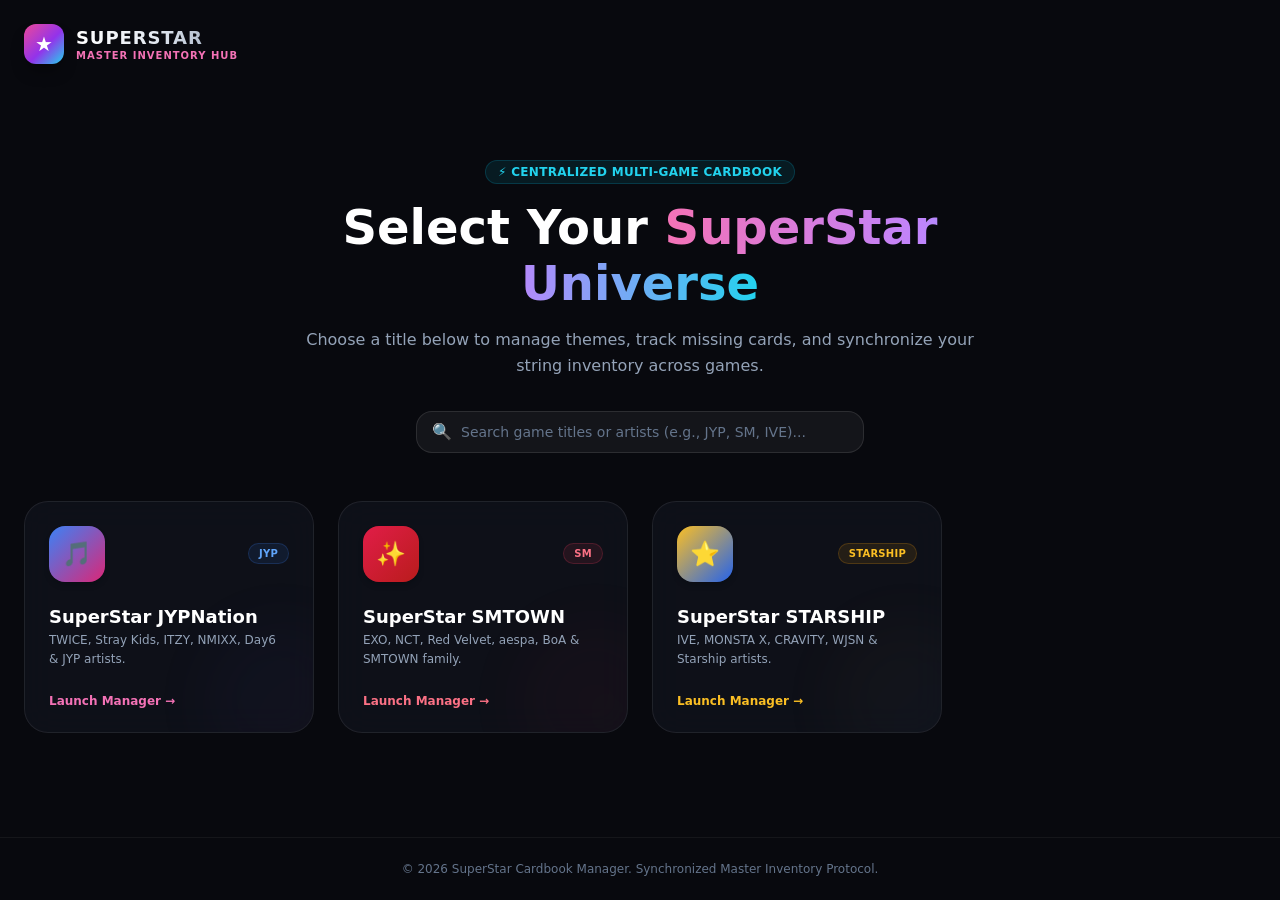
<file: index.html>
<!DOCTYPE html>
<html lang="en">
<head>
    <meta charset="UTF-8">
    <meta name="viewport" content="width=device-width, initial-scale=1.0">
    <title>SuperStar Cardbook Manager - Game Hub</title>
    <link rel="stylesheet" href="styling/index.css">
</head>
<body>

    <!-- Header Navigation -->
    <header class="site-header">
        <div class="brand-lockup">
            <div class="brand-mark">
                ★
            </div>
            <div>
                <span class="brand-name">SUPERSTAR</span>
                <span class="brand-caption">Master Inventory Hub</span>
            </div>
        </div>
    </header>

    <!-- Hero Section -->
    <main class="main-content">
        <div class="intro">
            <div class="eyebrow">
                <span>⚡ Centralized Multi-Game Cardbook</span>
            </div>
            <h1 class="page-title">
                Select Your <span class="title-accent">SuperStar Universe</span>
            </h1>
            <p class="intro-copy">
                Choose a title below to manage themes, track missing cards, and synchronize your string inventory across games.
            </p>

            <!-- Search Bar -->
            <div class="search-wrap">
                <span class="search-icon">🔍</span>
                <input type="text" id="gameSearch" onkeyup="filterGames()" placeholder="Search game titles or artists (e.g., JYP, SM, IVE)..." class="search-input">
            </div>
        </div>

        <!-- Games Grid -->
        <div id="gamesGrid" class="games-grid">

            <!-- SuperStar JYPNation (Official Blue/Pink branding) -->
            <a href="cardbooks/jyp.html" data-name="superstar jypnation jyp twice stray kids itzy nmixx" class="glass-card game-card--jyp">
                <div class="game-glow"></div>
                <div class="game-card-top">
                    <div class="game-icon">
                        🎵
                    </div>
                    <span class="game-tag">JYP</span>
                </div>
                <h3 class="game-title">SuperStar JYPNation</h3>
                <p class="game-description">TWICE, Stray Kids, ITZY, NMIXX, Day6 & JYP artists.</p>
                <div class="game-launch">
                    <span>Launch Manager</span>
                    <span class="game-launch-arrow">→</span>
                </div>
            </a>

            <!-- SuperStar SMTOWN (Official Pink-Red/Silver/Dark branding) -->
            <a href="cardbooks/sm.html" data-name="superstar smtown sm exo nct red velvet aespa" class="glass-card game-card--sm">
                <div class="game-glow"></div>
                <div class="game-card-top">
                    <div class="game-icon">
                        ✨
                    </div>
                    <span class="game-tag">SM</span>
                </div>
                <h3 class="game-title">SuperStar SMTOWN</h3>
                <p class="game-description">EXO, NCT, Red Velvet, aespa, BoA & SMTOWN family.</p>
                <div class="game-launch">
                    <span>Launch Manager</span>
                    <span class="game-launch-arrow">→</span>
                </div>
            </a>

            <!-- SuperStar STARSHIP (Official Orange/Blue Starship branding) -->
            <a href="cardbooks/starship.html" data-name="superstar starship ive monsta x cravity wjsn" class="glass-card game-card--starship">
                <div class="game-glow"></div>
                <div class="game-card-top">
                    <div class="game-icon">
                        ⭐
                    </div>
                    <span class="game-tag">STARSHIP</span>
                </div>
                <h3 class="game-title">SuperStar STARSHIP</h3>
                <p class="game-description">IVE, MONSTA X, CRAVITY, WJSN & Starship artists.</p>
                <div class="game-launch">
                    <span>Launch Manager</span>
                    <span class="game-launch-arrow">→</span>
                </div>
            </a>

            <!-- SuperStar YG (Official Black & Neon Yellow/Blue YG branding) -->
            <!-- <a href="/yg/" data-name="superstar yg blackpink treasure winner akmu" class="glass-card game-card--yg">
                <div class="game-glow"></div>
                <div class="game-card-top">
                    <div class="game-icon">
                        🔥
                    </div>
                    <span class="game-tag">YG</span>
                </div>
                <h3 class="game-title">SuperStar YG</h3>
                <p class="game-description">BLACKPINK, TREASURE, WINNER, AKMU & YG legends.</p>
                <div class="game-launch">
                    <span>Launch Manager</span>
                    <span class="game-launch-arrow">→</span>
                </div>
            </a> -->

        </div>
    </main>

    <!-- Footer -->
    <footer class="page-footer">
        <p>© 2026 SuperStar Cardbook Manager. Synchronized Master Inventory Protocol.</p>
    </footer>

    <!-- Search filter script -->
    <script>
        function filterGames() {
            const input = document.getElementById('gameSearch').value.toLowerCase();
            const cards = document.querySelectorAll('#gamesGrid > a');

            cards.forEach(card => {
                const keywords = card.getAttribute('data-name');
                if (keywords.includes(input)) {
                    card.style.display = "block";
                } else {
                    card.style.display = "none";
                }
            });
        }
    </script>

</body>
</html>
</file>
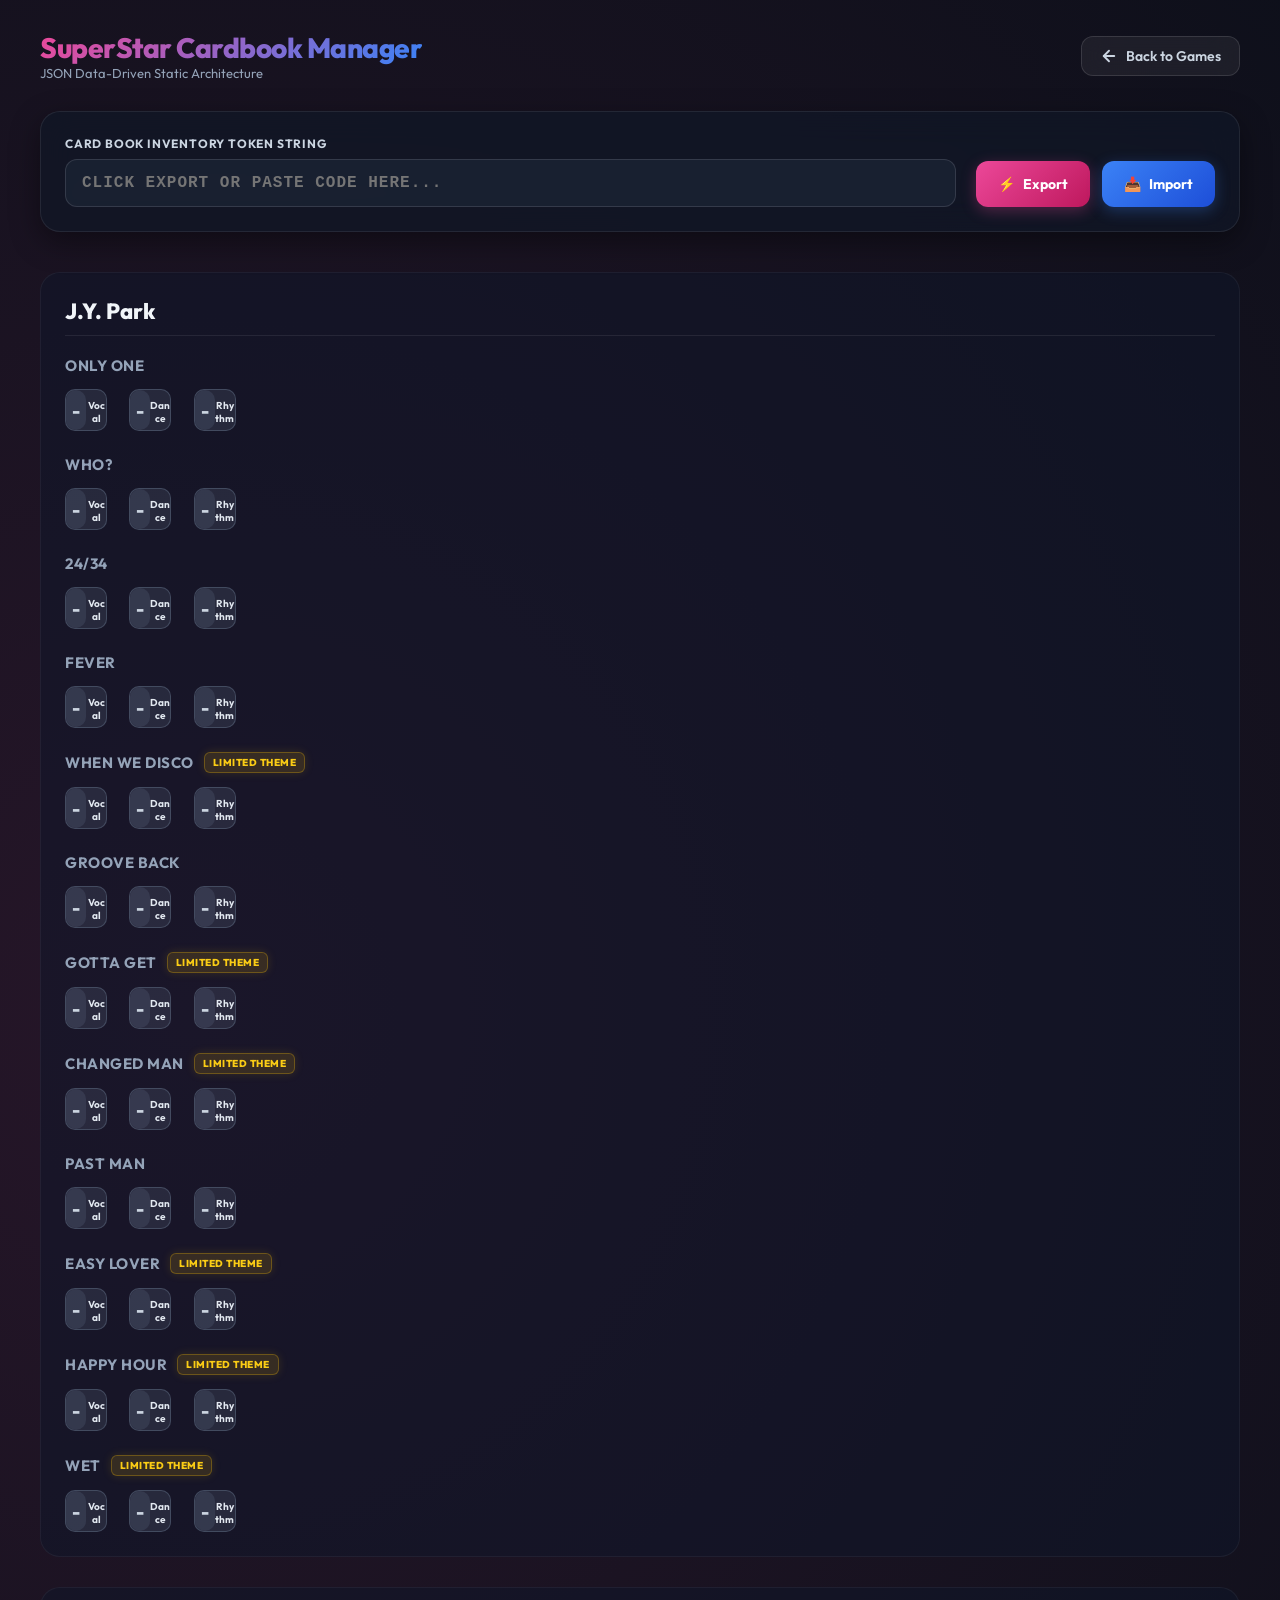
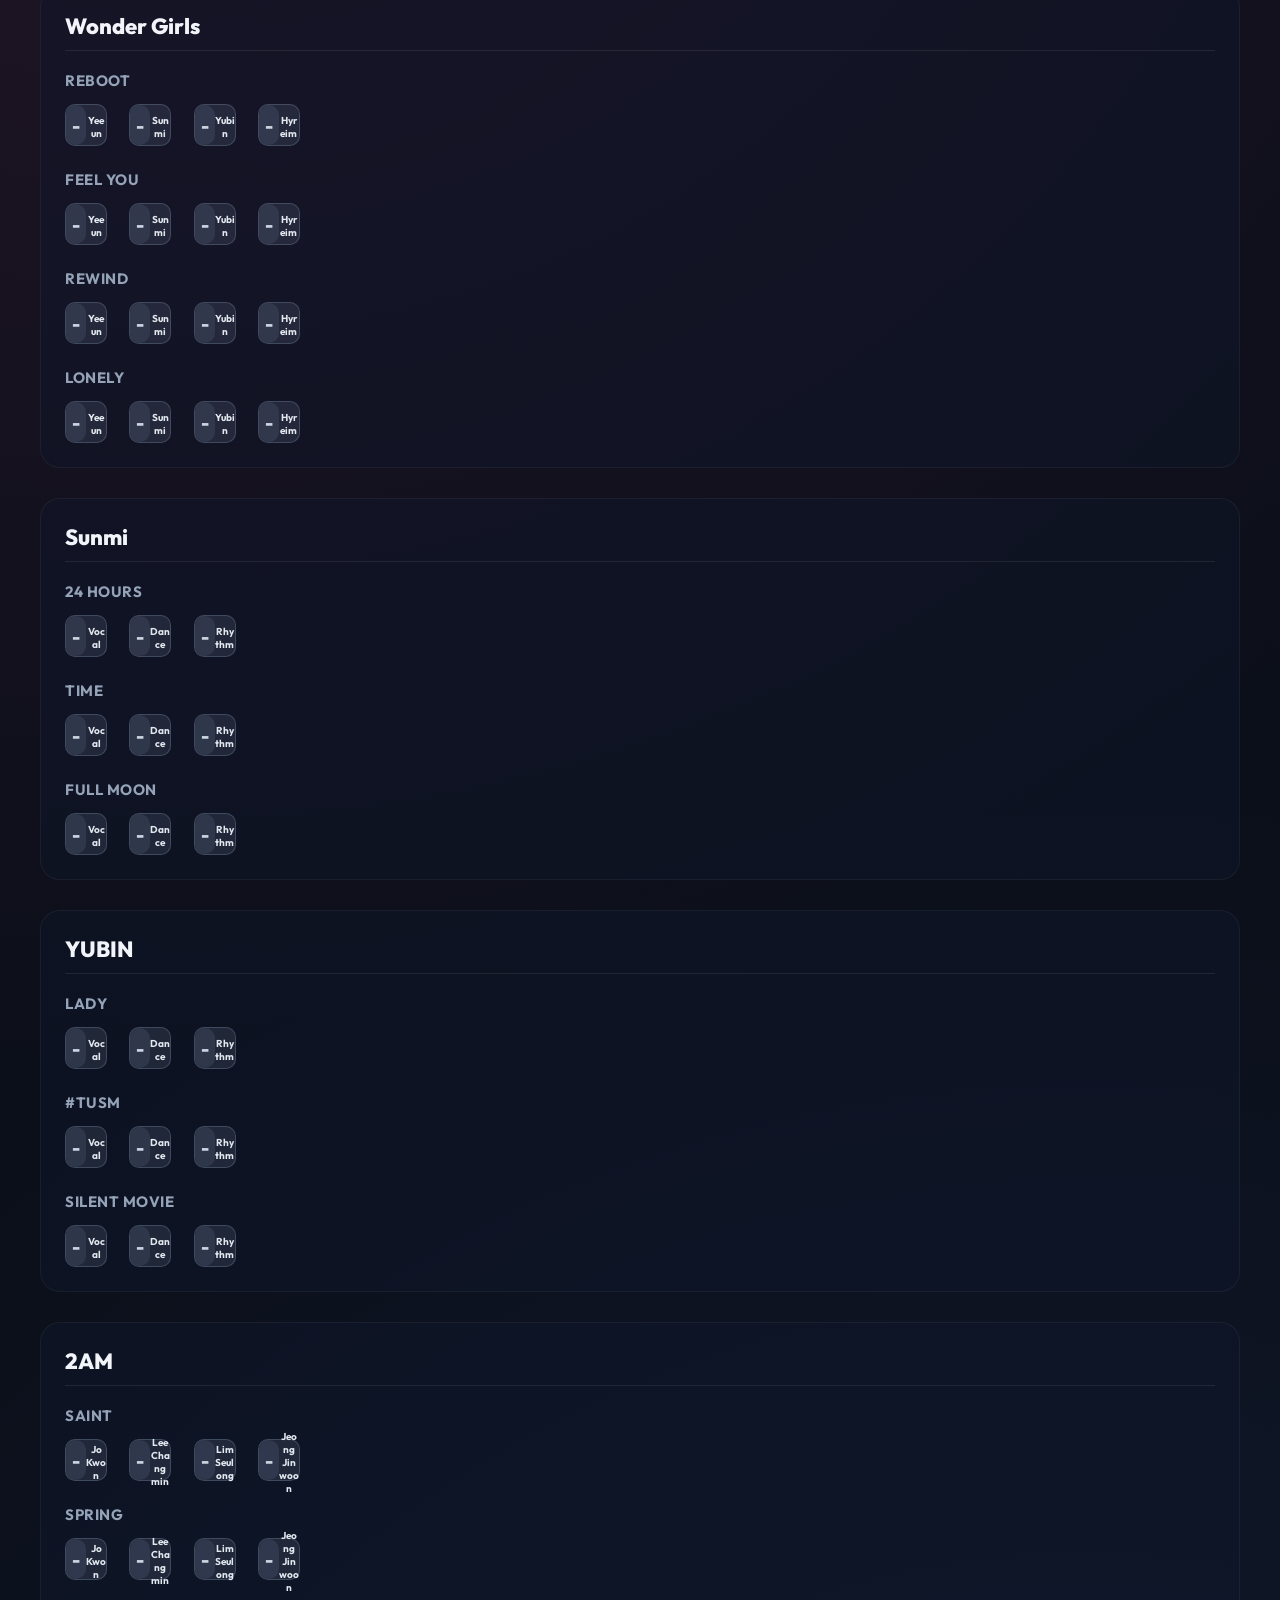
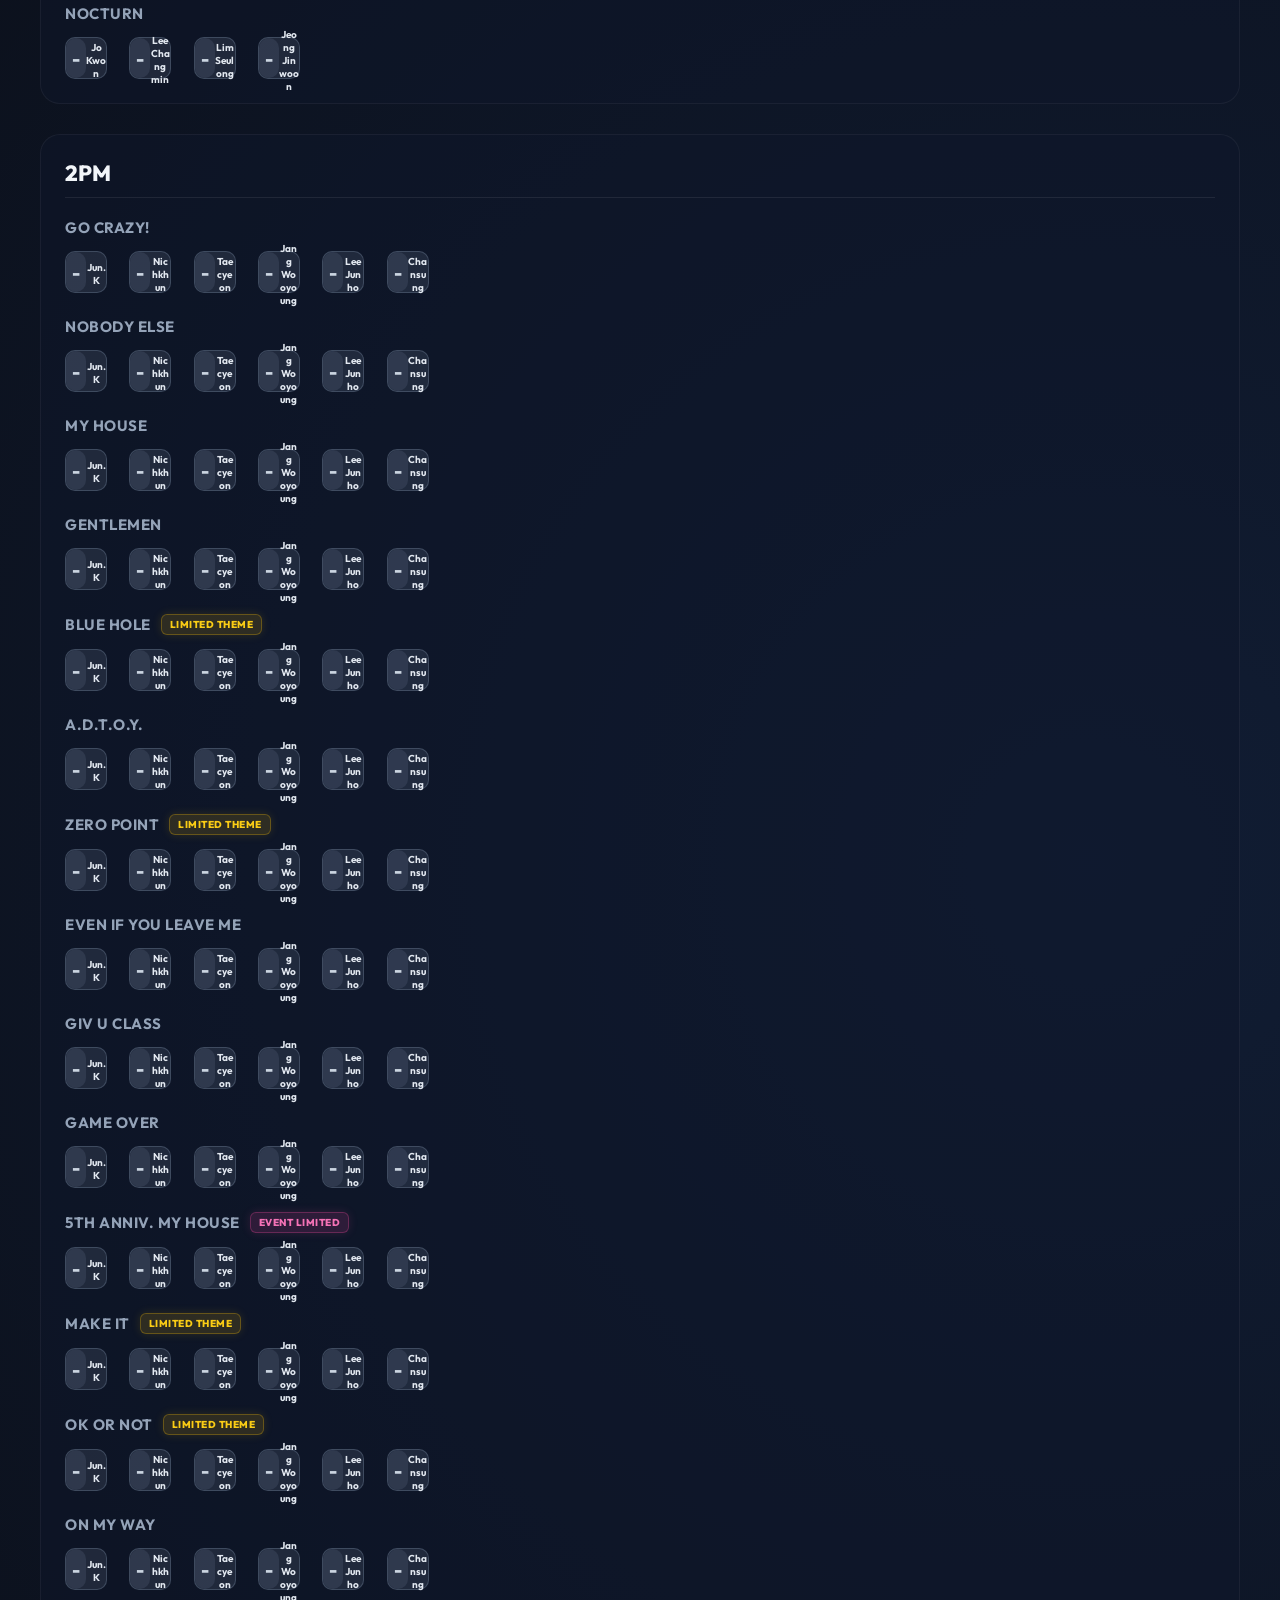
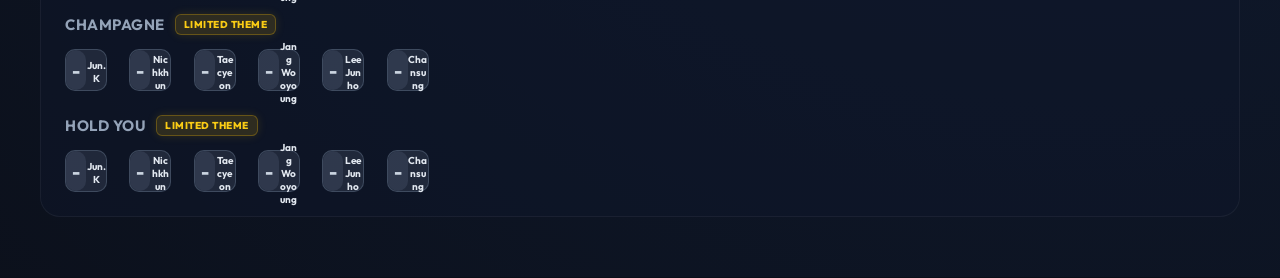
<file: cardbook.html>
<!DOCTYPE html>
<html lang="en">

<head>
    <meta charset="UTF-8">
    <meta name="viewport" content="width=device-width, initial-scale=1.0">
    <title>SuperStar Cardbook Manager (Static JSON Edition)</title>
    <!-- Google Fonts -->
    <link href="https://fonts.googleapis.com/css2?family=Outfit:wght@400;500;600;700;800&display=swap" rel="stylesheet">
    <link rel="stylesheet" href="styling/cardbook.css">
</head>

<body>

    <div class="main-wrapper">

        <!-- Top Navigation -->
        <div class="top-nav">
            <div class="brand-title">
                <h1>SuperStar Cardbook Manager</h1>
                <p>JSON Data-Driven Static Architecture</p>
            </div>
            <a href="index.html" class="back-btn">
                <svg xmlns="http://www.w3.org/2000/svg" width="18" height="18" viewBox="0 0 24 24" fill="none"
                    stroke="currentColor" stroke-width="2.5" stroke-linecap="round" stroke-linejoin="round">
                    <path d="M19 12H5"></path>
                    <polyline points="12 19 5 12 12 5"></polyline>
                </svg>
                <span>Back to Games</span>
            </a>
        </div>

        <!-- Control Panel Dashboard -->
        <div class="control-panel-wrapper">
            <div class="control-row">
                <div class="output-container">
                    <label>Card Book Inventory Token String</label>
                    <input type="text" id="cardStringBox" placeholder="CLICK EXPORT OR PASTE CODE HERE...">
                </div>
                <div class="action-buttons-group">
                    <button class="action-btn activate-btn" onclick="exportCardString()">
                        <span>⚡</span> Export
                    </button>
                    <button class="action-btn import-btn" onclick="importCardString()">
                        <span>📥</span> Import
                    </button>
                </div>
            </div>
        </div>

        <!-- Dynamic Container where cards load from JSON -->
        <div id="cardbook-container"></div>
        <dialog class="grade-picker" id="gradePicker" aria-labelledby="gradePickerTitle">
            <h2 id="gradePickerTitle">Select card grade</h2>
            <div class="grade-options" role="group" aria-label="Card grades">
                <button type="button" class="grade-option grade-x" data-grade="x" aria-label="Grade X"
                    aria-pressed="false" onclick="selectCardGrade('x')">
                    <span class="grade-badge">-</span>
                </button>
                <button type="button" class="grade-option grade-c" data-grade="c" aria-label="Grade C"
                    aria-pressed="false" onclick="selectCardGrade('c')">
                    <span class="grade-badge">C</span>
                </button>
                <button type="button" class="grade-option grade-b" data-grade="b" aria-label="Grade B"
                    aria-pressed="false" onclick="selectCardGrade('b')">
                    <span class="grade-badge">B</span>
                </button>
                <button type="button" class="grade-option grade-a" data-grade="a" aria-label="Grade A"
                    aria-pressed="false" onclick="selectCardGrade('a')">
                    <span class="grade-badge">A</span>
                </button>
                <button type="button" class="grade-option grade-s" data-grade="s" aria-label="Grade S"
                    aria-pressed="false" onclick="selectCardGrade('s')">
                    <span class="grade-badge">S</span>
                </button>
                <button type="button" class="grade-option grade-r" data-grade="r" aria-label="Grade R"
                    aria-pressed="false" onclick="selectCardGrade('r')">
                    <span class="grade-badge">R</span>
                </button>
            </div>
            <button type="button" class="grade-picker-cancel" onclick="closeGradePicker()">Cancel</button>
        </dialog>

    </div>
    <script>
        // Fetch data.
        let cardsData = null;
        let totalGlobalCardsCount = 0;

        document.addEventListener("DOMContentLoaded", async () => {
            try {
                const response = await fetch('./cards.json');
                cardsData = await response.json();
                totalGlobalCardsCount = cardsData.max_id;

                renderCardbook(cardsData.games, "jyp");
                loadSavedInventory();

            } catch (error) {
                console.error("Failed to load cards.json:", error);
            }
        });
    </script>
    <script src="cardbook.js"></script>
</body>

</html>
</file>
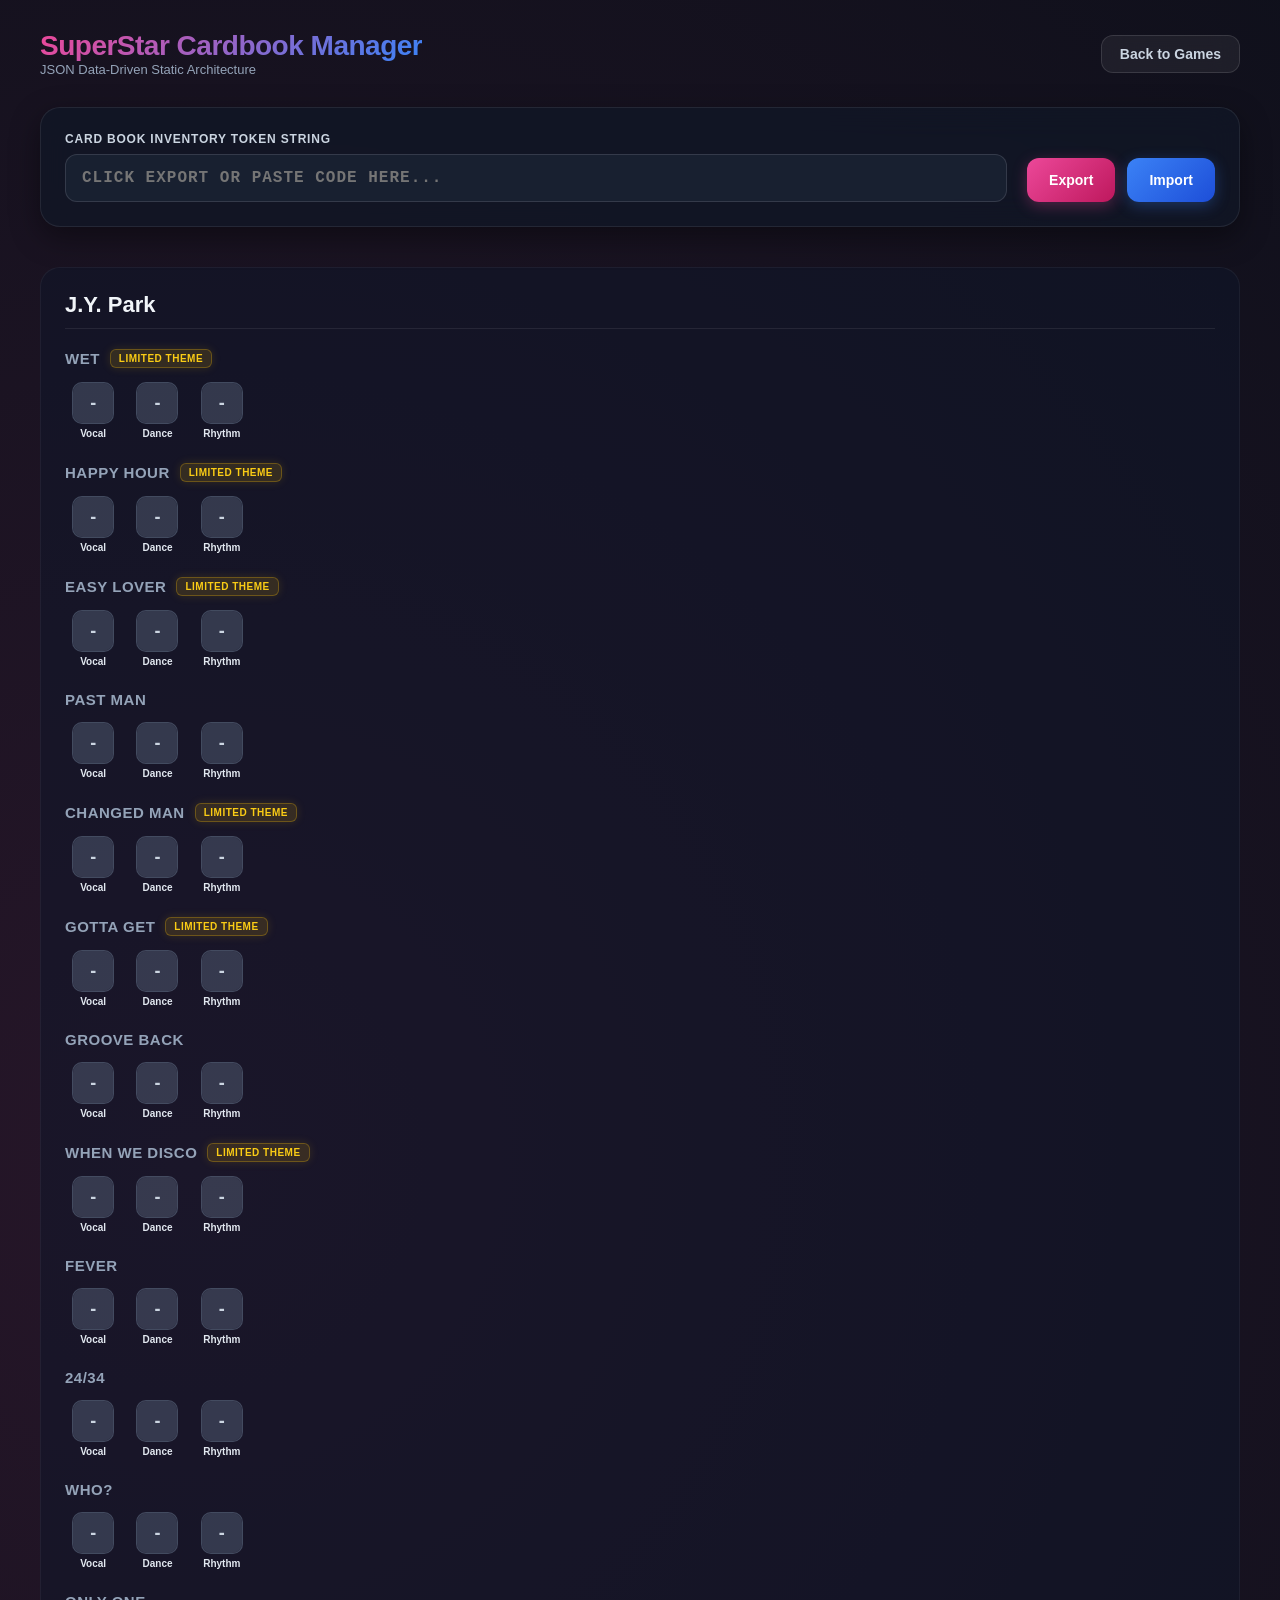
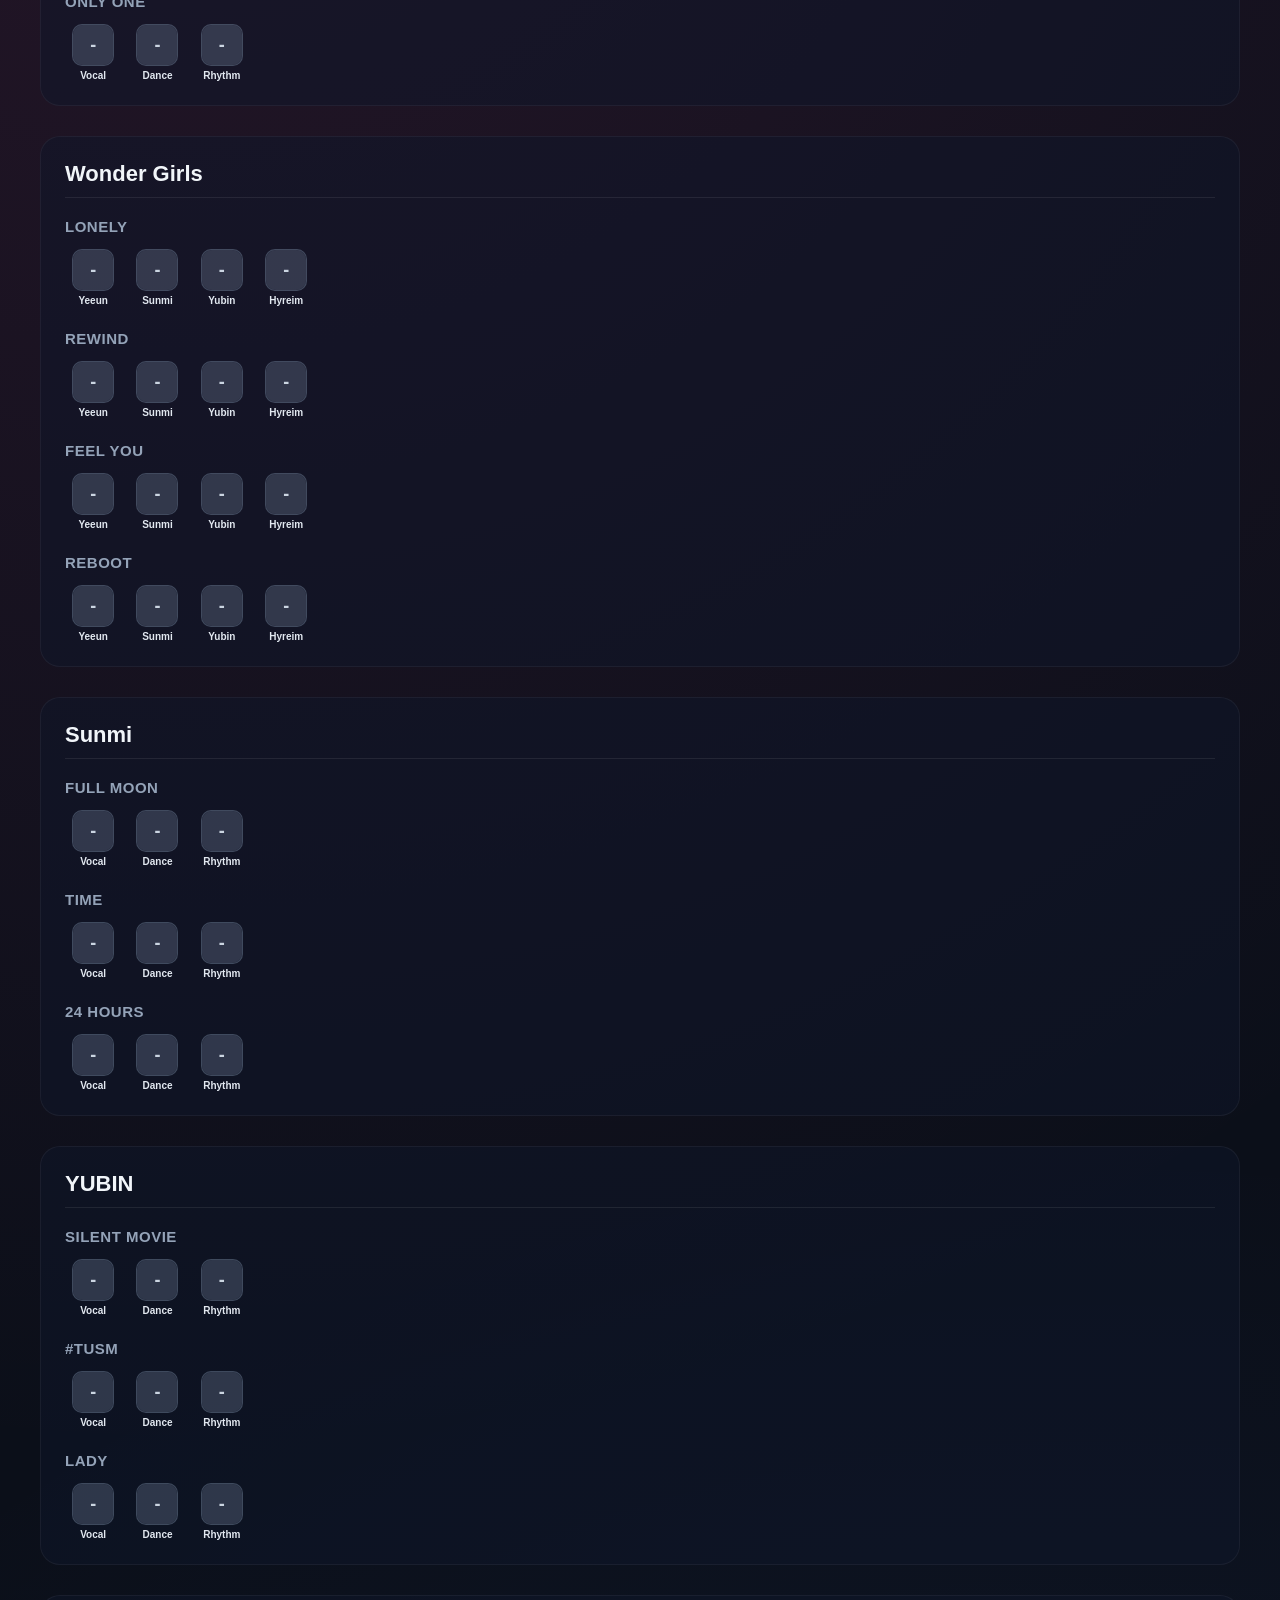
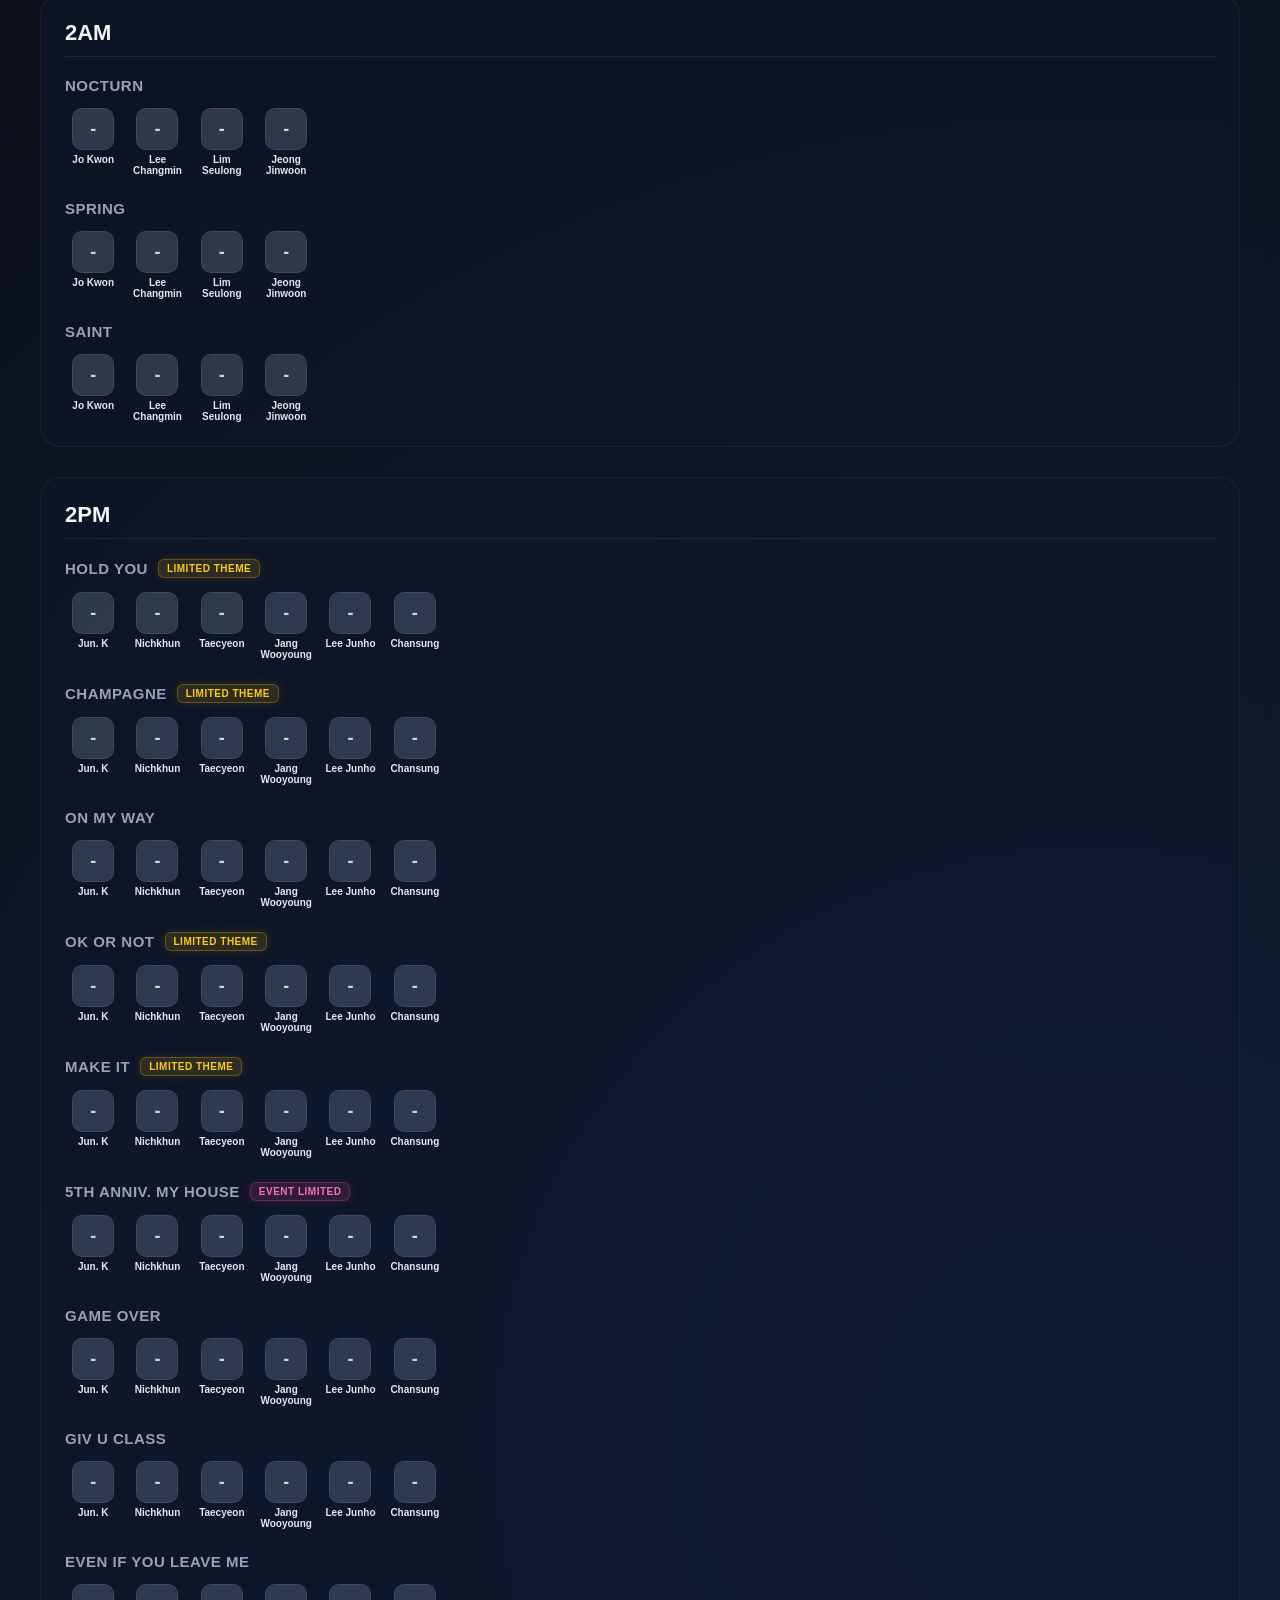
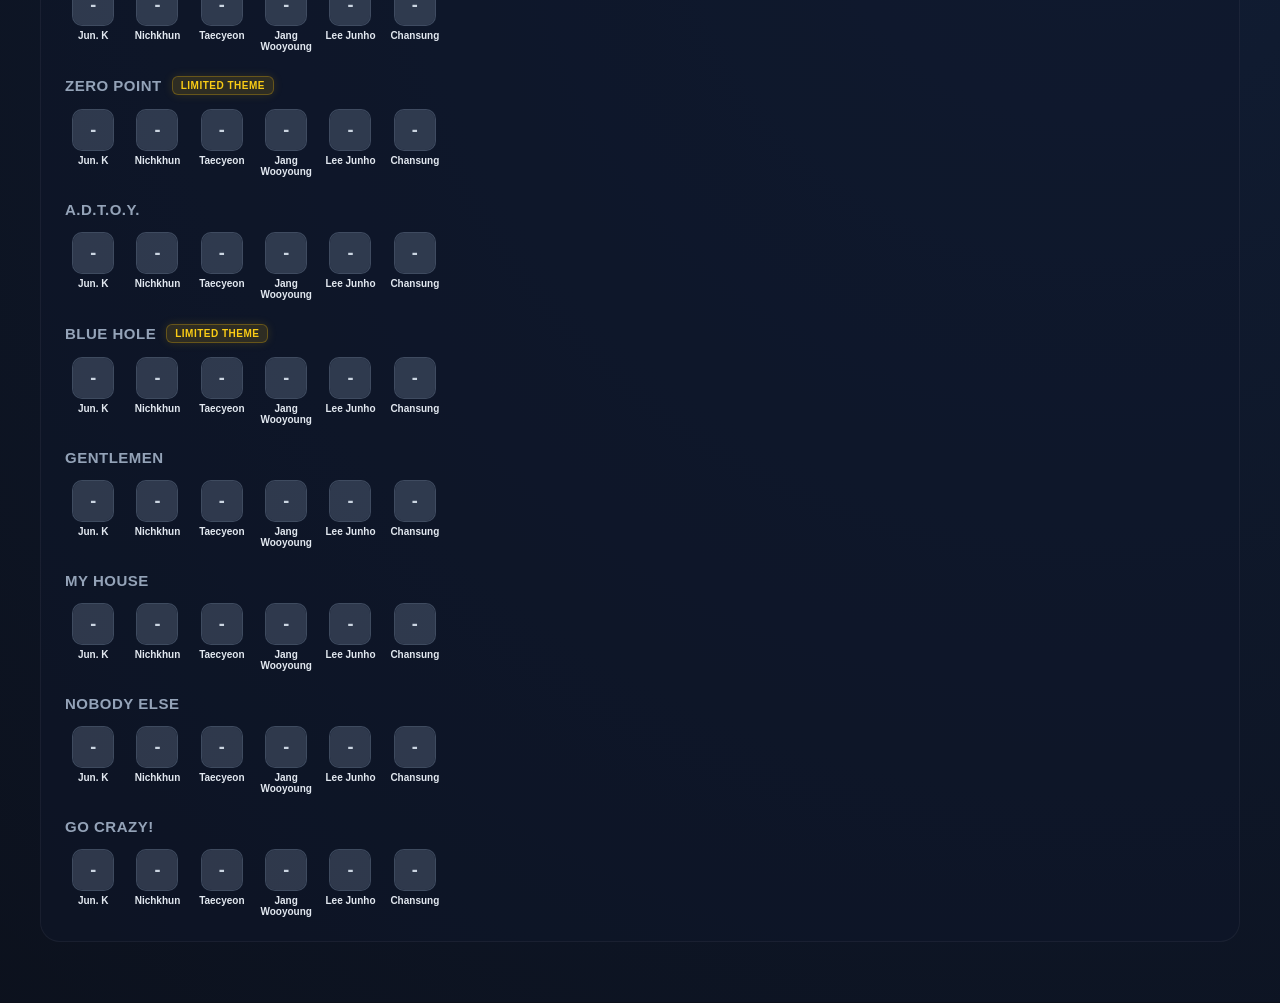
<file: cardbooks/jyp.html>
<!DOCTYPE html>
<html lang="en">

<head>
    <meta charset="UTF-8">
    <meta name="viewport" content="width=device-width, initial-scale=1.0">
    <title>SuperStar Cardbook Manager (Static JSON Edition)</title>
    <link rel="stylesheet" href="../styling/cardbook.css">
</head>

<body>
    <div class="main-wrapper">

        <div class="top-nav">
            <div class="brand-title">
                <h1>SuperStar Cardbook Manager</h1>
                <p>JSON Data-Driven Static Architecture</p>
            </div>
            <a href="../index.html" class="back-btn">
                <span>Back to Games</span>
            </a>
        </div>

        <!-- Control Panel Dashboard -->
        <div class="control-panel-wrapper">
            <div class="control-row">
                <div class="output-container">
                    <label>Card Book Inventory Token String</label>
                    <input type="text" id="cardStringBox" placeholder="CLICK EXPORT OR PASTE CODE HERE...">
                </div>
                <div class="action-buttons-group">
                    <button class="action-btn activate-btn" onclick="exportCardString()">
                        Export
                    </button>
                    <button class="action-btn import-btn" onclick="importCardString()">
                        Import
                    </button>
                </div>
            </div>
        </div>

        <!-- Dynamic Container where cards load from JSON -->
        <div id="cardbook-container"></div>
        <dialog class="grade-picker" id="gradePicker" aria-labelledby="gradePickerTitle">
            <h2 id="gradePickerTitle">Select card grade</h2>
            <div class="grade-options" role="group" aria-label="Card grades">
                <button type="button" class="grade-option grade-x" data-grade="x" aria-label="Grade X"
                    aria-pressed="false" onclick="selectCardGrade('x')">
                    <span class="grade-badge">-</span>
                </button>
                <button type="button" class="grade-option grade-c" data-grade="c" aria-label="Grade C"
                    aria-pressed="false" onclick="selectCardGrade('c')">
                    <span class="grade-badge">C</span>
                </button>
                <button type="button" class="grade-option grade-b" data-grade="b" aria-label="Grade B"
                    aria-pressed="false" onclick="selectCardGrade('b')">
                    <span class="grade-badge">B</span>
                </button>
                <button type="button" class="grade-option grade-a" data-grade="a" aria-label="Grade A"
                    aria-pressed="false" onclick="selectCardGrade('a')">
                    <span class="grade-badge">A</span>
                </button>
                <button type="button" class="grade-option grade-s" data-grade="s" aria-label="Grade S"
                    aria-pressed="false" onclick="selectCardGrade('s')">
                    <span class="grade-badge">S</span>
                </button>
                <button type="button" class="grade-option grade-r" data-grade="r" aria-label="Grade R"
                    aria-pressed="false" onclick="selectCardGrade('r')">
                    <span class="grade-badge">R</span>
                </button>
            </div>
            <button type="button" class="grade-picker-cancel" onclick="closeGradePicker()">Cancel</button>
        </dialog>

    </div>
    <script>
        // Fetch data.
        let cardsData = null;
        let totalGlobalCardsCount = 0;

        document.addEventListener("DOMContentLoaded", async () => {
            try {
                const response = await fetch('../cards.json');
                cardsData = await response.json();
                totalGlobalCardsCount = cardsData.max_id;

                renderCardbook(cardsData.games, "jyp");
                loadSavedInventory();

            } catch (error) {
                console.error("Failed to load cards.json:", error);
            }
        });
    </script>
    <script src="../js/cardbook.js"></script>
</body>

</html>
</file>
<file: styling/index.css>
:root {
    color-scheme: dark;
    font-family: Inter, ui-sans-serif, system-ui, -apple-system, BlinkMacSystemFont, "Segoe UI", sans-serif;
    font-synthesis: none;
    text-rendering: optimizeLegibility;
    --page-bg: #08090e;
    --panel-bg: rgba(17, 19, 29, 0.75);
    --muted: #94a3b8;
    --white: #ffffff;
}

* {
    box-sizing: border-box;
}

body {
    min-height: 100vh;
    margin: 0;
    overflow-x: hidden;
    display: flex;
    flex-direction: column;
    justify-content: space-between;
    background: var(--page-bg);
    color: var(--white);
}

.site-header,
.main-content,
.page-footer {
    position: relative;
    z-index: 1;
    width: 100%;
    max-width: 80rem;
    margin-right: auto;
    margin-left: auto;
    padding-right: 1.5rem;
    padding-left: 1.5rem;
}

.site-header {
    display: flex;
    align-items: center;
    justify-content: space-between;
    padding-top: 1.5rem;
    padding-bottom: 1.5rem;
}

.brand-lockup,
.auth-nav {
    display: flex;
    align-items: center;
    gap: 0.75rem;
}

.brand-mark {
    display: flex;
    width: 2.5rem;
    height: 2.5rem;
    align-items: center;
    justify-content: center;
    border-radius: 0.75rem;
    background: linear-gradient(135deg, #ec4899, #9333ea 55%, #22d3ee);
    box-shadow: 0 10px 15px -3px rgba(0, 0, 0, 0.35);
    font-size: 1.25rem;
    font-weight: 900;
}

.brand-name {
    display: block;
    background: linear-gradient(90deg, #fff, #e2e8f0, #94a3b8);
    background-clip: text;
    color: transparent;
    font-size: 1.125rem;
    font-weight: 900;
    letter-spacing: 0.05em;
}

.brand-caption {
    display: block;
    margin-top: 0.125rem;
    color: #f472b6;
    font-size: 0.625rem;
    font-weight: 700;
    letter-spacing: 0.1em;
    text-transform: uppercase;
}

.auth-link {
    border-radius: 0.75rem;
    padding: 0.5rem 1rem;
    background: linear-gradient(90deg, #db2777, #9333ea);
    box-shadow: 0 10px 15px -3px rgba(219, 39, 119, 0.2);
    color: var(--white);
    font-size: 0.75rem;
    font-weight: 600;
    text-decoration: none;
    transition: opacity 180ms ease;
}

.auth-link:hover {
    opacity: 0.9;
}

.main-content {
    display: flex;
    flex-grow: 1;
    flex-direction: column;
    justify-content: center;
    padding-top: 2rem;
    padding-bottom: 2rem;
}

.intro {
    max-width: 42rem;
    margin: 0 auto 3rem;
    text-align: center;
}

.eyebrow {
    display: inline-flex;
    align-items: center;
    gap: 0.5rem;
    margin-bottom: 1rem;
    border: 1px solid rgba(6, 182, 212, 0.2);
    border-radius: 9999px;
    padding: 0.25rem 0.75rem;
    background: rgba(6, 182, 212, 0.1);
    color: #22d3ee;
    font-size: 0.75rem;
    font-weight: 600;
    letter-spacing: 0.025em;
    text-transform: uppercase;
}

.page-title {
    margin: 0 0 1rem;
    font-size: 3rem;
    font-weight: 900;
    line-height: 1.15;
}

.title-accent {
    background: linear-gradient(90deg, #f472b6, #c084fc, #22d3ee);
    background-clip: text;
    color: transparent;
}

.intro-copy {
    margin: 0 0 2rem;
    color: var(--muted);
    font-size: 1rem;
    line-height: 1.625;
}

.search-wrap {
    position: relative;
    max-width: 28rem;
    margin: 0 auto;
}

.search-icon {
    position: absolute;
    top: 0;
    bottom: 0;
    left: 1rem;
    display: flex;
    align-items: center;
    color: var(--muted);
    pointer-events: none;
}

.search-input {
    width: 100%;
    border: 1px solid rgba(255, 255, 255, 0.1);
    border-radius: 1rem;
    padding: 0.75rem 1rem 0.75rem 2.75rem;
    background: rgba(255, 255, 255, 0.05);
    color: var(--white);
    font: inherit;
    font-size: 0.875rem;
    transition: border-color 180ms ease, box-shadow 180ms ease;
}

.search-input::placeholder {
    color: #64748b;
}

.search-input:focus {
    border-color: #ec4899;
    outline: none;
    box-shadow: 0 0 0 1px #ec4899;
}

.games-grid {
    display: grid;
    grid-template-columns: minmax(0, 1fr);
    gap: 1.5rem;
}

.glass-card {
    position: relative;
    display: block;
    overflow: hidden;
    border: 1px solid rgba(255, 255, 255, 0.08);
    border-radius: 1.5rem;
    padding: 1.5rem;
    background: var(--panel-bg);
    backdrop-filter: blur(16px);
    text-decoration: none;
    transition: transform 300ms ease, border-color 300ms ease, box-shadow 300ms ease;
}

.glass-card:hover {
    transform: translateY(-0.5rem);
    border-color: color-mix(in srgb, var(--accent-strong) 60%, transparent);
    box-shadow: 0 25px 50px -12px var(--accent-shadow);
}

.game-glow {
    position: absolute;
    right: -3rem;
    bottom: -3rem;
    width: 10rem;
    height: 10rem;
    border-radius: 50%;
    background: linear-gradient(135deg, var(--glow-start), var(--glow-end));
    opacity: 0.2;
    filter: blur(32px);
    transition: transform 500ms ease;
}

.glass-card:hover .game-glow {
    transform: scale(1.25);
}

.game-card-top {
    position: relative;
    z-index: 1;
    display: flex;
    align-items: center;
    justify-content: space-between;
    margin-bottom: 1.5rem;
}

.game-icon {
    display: flex;
    width: 3.5rem;
    height: 3.5rem;
    align-items: center;
    justify-content: center;
    border-radius: 1rem;
    background: linear-gradient(135deg, var(--icon-start), var(--icon-end));
    box-shadow: 0 4px 6px -1px rgba(0, 0, 0, 0.2);
    font-size: 1.5rem;
    transition: transform 300ms ease;
}

.glass-card:hover .game-icon {
    transform: scale(1.1);
}

.game-tag {
    border: 1px solid;
    border-radius: 9999px;
    padding: 0.25rem 0.625rem;
    border-color: var(--tag-border);
    background: var(--tag-bg);
    color: var(--tag-color);
    font-size: 0.625rem;
    font-weight: 700;
    letter-spacing: 0.025em;
    text-transform: uppercase;
}

.game-title {
    position: relative;
    z-index: 1;
    margin: 0 0 0.25rem;
    color: var(--white);
    font-size: 1.125rem;
    font-weight: 700;
    transition: color 200ms ease;
}

.game-description {
    position: relative;
    z-index: 1;
    margin: 0 0 1.5rem;
    color: var(--muted);
    font-size: 0.75rem;
    line-height: 1.625;
}

.game-launch {
    position: relative;
    z-index: 1;
    display: flex;
    align-items: center;
    color: var(--accent);
    font-size: 0.75rem;
    font-weight: 600;
    transition: transform 300ms ease;
}

.game-launch-arrow {
    margin-left: 0.25rem;
}

.page-footer {
    margin-top: 2rem;
    border-top: 1px solid rgba(255, 255, 255, 0.05);
    padding-top: 1.5rem;
    padding-bottom: 1.5rem;
    color: #64748b;
    font-size: 0.75rem;
    text-align: center;
}

.page-footer p {
    margin: 0;
}

.game-card--jyp {
    --accent: #f472b6;
    --accent-strong: #ec4899;
    --accent-shadow: rgba(236, 72, 153, 0.15);
    --tag-bg: rgba(59, 130, 246, 0.1);
    --tag-color: #60a5fa;
    --tag-border: rgba(59, 130, 246, 0.2);
    --icon-start: #3b82f6;
    --icon-end: #db2777;
    --glow-start: rgba(37, 99, 235, 0.2);
    --glow-end: rgba(236, 72, 153, 0.2);
}

.game-card--sm {
    --accent: #fb7185;
    --accent-strong: #f43f5e;
    --accent-shadow: rgba(244, 63, 94, 0.15);
    --tag-bg: rgba(244, 63, 94, 0.1);
    --tag-color: #fb7185;
    --tag-border: rgba(244, 63, 94, 0.2);
    --icon-start: #e11d48;
    --icon-end: #b91c1c;
    --glow-start: rgba(225, 29, 72, 0.2);
    --glow-end: rgba(239, 68, 68, 0.2);
}

.game-card--starship {
    --accent: #fbbf24;
    --accent-strong: #f59e0b;
    --accent-shadow: rgba(245, 158, 11, 0.15);
    --tag-bg: rgba(245, 158, 11, 0.1);
    --tag-color: #fbbf24;
    --tag-border: rgba(245, 158, 11, 0.2);
    --icon-start: #fbbf24;
    --icon-end: #2563eb;
    --glow-start: rgba(245, 158, 11, 0.2);
    --glow-end: rgba(59, 130, 246, 0.2);
}

.game-card--yg {
    --accent: #facc15;
    --accent-strong: #facc15;
    --accent-shadow: rgba(250, 204, 21, 0.15);
    --tag-bg: rgba(250, 204, 21, 0.1);
    --tag-color: #facc15;
    --tag-border: rgba(250, 204, 21, 0.2);
    --icon-start: #facc15;
    --icon-end: #2563eb;
    --glow-start: rgba(250, 204, 21, 0.2);
    --glow-end: rgba(37, 99, 235, 0.2);
}

.game-glow {
    background: linear-gradient(135deg, var(--glow-start), var(--glow-end));
}

.game-icon {
    background: linear-gradient(135deg, var(--icon-start), var(--icon-end));
}

.game-tag {
    border-color: var(--tag-border);
    background: var(--tag-bg);
    color: var(--tag-color);
}

.glass-card:hover {
    border-color: color-mix(in srgb, var(--accent-strong) 60%, transparent);
    box-shadow: 0 25px 50px -12px var(--accent-shadow);
}

.glass-card:hover .game-title {
    color: var(--accent);
}

.glass-card:hover .game-launch {
    transform: translateX(0.25rem);
}

@media (min-width: 640px) {
    .games-grid {
        grid-template-columns: repeat(2, minmax(0, 1fr));
    }

    .page-title {
        font-size: 3rem;
    }

    .intro-copy {
        font-size: 1rem;
    }
}

@media (max-width: 639px) {

    .site-header,
    .main-content,
    .page-footer {
        padding-right: 1rem;
        padding-left: 1rem;
    }

    .page-title {
        font-size: 1.875rem;
    }

    .eyebrow {
        font-size: 0.625rem;
    }

    .search-input {
        font-size: 0.75rem;
    }
}

@media (min-width: 1024px) {
    .games-grid {
        grid-template-columns: repeat(4, minmax(0, 1fr));
    }
}
</file>
<file: styling/cardbook.css>
* {
    box-sizing: border-box;
    margin: 0;
    padding: 0;
    font-family: 'Outfit', sans-serif;
    user-select: none;
}

body {
    background-color: #0b0f19;
    background-image:
        radial-gradient(circle at 15% 20%, rgba(236, 72, 153, 0.12) 0%, transparent 40%),
        radial-gradient(circle at 85% 80%, rgba(59, 130, 246, 0.12) 0%, transparent 40%);
    color: #f8fafc;
    min-height: 100vh;
    padding: 30px 20px;
}

.main-wrapper {
    max-width: 1200px;
    margin: 0 auto;
}

/* Top Navigation Bar */
.top-nav {
    display: flex;
    justify-content: space-between;
    align-items: center;
    margin-bottom: 30px;
}

.brand-title h1 {
    font-size: 28px;
    font-weight: 800;
    background: linear-gradient(135deg, #ec4899, #3b82f6);
    -webkit-background-clip: text;
    -webkit-text-fill-color: transparent;
    letter-spacing: -0.5px;
}

.brand-title p {
    color: #94a3b8;
    font-size: 13px;
}

.back-btn {
    display: inline-flex;
    align-items: center;
    gap: 8px;
    background: rgba(255, 255, 255, 0.06);
    color: #cbd5e1;
    border: 1px solid rgba(255, 255, 255, 0.12);
    border-radius: 12px;
    padding: 10px 18px;
    font-size: 14px;
    font-weight: 600;
    text-decoration: none;
    transition: all 0.2s cubic-bezier(0.4, 0, 0.2, 1);
    backdrop-filter: blur(12px);
}

.back-btn:hover {
    background: rgba(255, 255, 255, 0.12);
    color: #ffffff;
    border-color: rgba(255, 255, 255, 0.25);
    transform: translateX(3px);
    box-shadow: 0 4px 15px rgba(0, 0, 0, 0.3);
}

/* Control Panel Wrapper */
.control-panel-wrapper {
    background: rgba(17, 24, 39, 0.7);
    backdrop-filter: blur(16px);
    -webkit-backdrop-filter: blur(16px);
    border: 1px solid rgba(255, 255, 255, 0.08);
    border-radius: 20px;
    padding: 24px;
    margin-bottom: 40px;
    box-shadow: 0 10px 30px rgba(0, 0, 0, 0.4);
}

.control-row {
    display: flex;
    gap: 20px;
    align-items: flex-end;
    flex-wrap: wrap;
}

.output-container {
    flex: 1;
    min-width: 280px;
}

.output-container label {
    display: block;
    font-size: 12px;
    font-weight: 700;
    color: #cbd5e1;
    text-transform: uppercase;
    letter-spacing: 0.8px;
    margin-bottom: 8px;
}

.output-container input {
    width: 100%;
    background: rgba(30, 41, 59, 0.6);
    border: 1px solid rgba(255, 255, 255, 0.12);
    border-radius: 12px;
    padding: 14px 16px;
    color: #ec4899;
    font-family: monospace;
    font-size: 16px;
    font-weight: 700;
    letter-spacing: 1px;
    outline: none;
    transition: all 0.3s ease;
}

.output-container input:focus {
    border-color: #ec4899;
    box-shadow: 0 0 0 3px rgba(236, 72, 153, 0.2);
}

.action-buttons-group {
    display: flex;
    gap: 12px;
    flex-wrap: wrap;
}

.action-btn {
    display: inline-flex;
    align-items: center;
    gap: 8px;
    padding: 14px 22px;
    border-radius: 12px;
    font-size: 14px;
    font-weight: 700;
    border: none;
    cursor: pointer;
    transition: all 0.2s ease;
}

.action-btn:active {
    transform: translateY(1px) scale(0.96);
    filter: brightness(1.15);
    transition-duration: 80ms;
}

.activate-btn {
    background: linear-gradient(135deg, #ec4899 0%, #be185d 100%);
    color: white;
    box-shadow: 0 4px 15px rgba(236, 72, 153, 0.3);
}

.activate-btn:hover {
    transform: translateY(-2px);
    box-shadow: 0 6px 20px rgba(236, 72, 153, 0.5);
}

.import-btn {
    background: linear-gradient(135deg, #3b82f6 0%, #1d4ed8 100%);
    color: white;
    box-shadow: 0 4px 15px rgba(59, 130, 246, 0.3);
}

.import-btn:hover {
    transform: translateY(-2px);
    box-shadow: 0 6px 20px rgba(59, 130, 246, 0.5);
}

/* Cardbook Structure Styling */
.artist-section {
    background: rgba(15, 23, 42, 0.5);
    border: 1px solid rgba(255, 255, 255, 0.05);
    border-radius: 20px;
    padding: 24px;
    margin-bottom: 30px;
}

.artist-title {
    font-size: 22px;
    font-weight: 800;
    color: #f1f5f9;
    margin-bottom: 20px;
    padding-bottom: 10px;
    border-bottom: 1px solid rgba(255, 255, 255, 0.08);
}

.theme-section {
    margin-bottom: 24px;
}

.theme-section:last-child {
    margin-bottom: 0;
}

.theme-header {
    display: flex;
    align-items: center;
    gap: 10px;
    margin-bottom: 14px;
}

.theme-title {
    font-size: 15px;
    font-weight: 700;
    color: #94a3b8;
    text-transform: uppercase;
    letter-spacing: 0.5px;
}

/* Theme Type Badges */
.theme-badge {
    font-size: 10px;
    font-weight: 800;
    padding: 3px 8px;
    border-radius: 6px;
    text-transform: uppercase;
    letter-spacing: 0.5px;
    display: inline-block;
}

.theme-badge.limited {
    background: rgba(234, 179, 8, 0.15);
    color: #facc15;
    border: 1px solid rgba(234, 179, 8, 0.3);
    box-shadow: 0 0 10px rgba(234, 179, 8, 0.15);
}

.theme-badge.event {
    background: rgba(236, 72, 153, 0.15);
    color: #f472b6;
    border: 1px solid rgba(236, 72, 153, 0.3);
    box-shadow: 0 0 10px rgba(236, 72, 153, 0.15);
}

.cards-grid {
    display: grid;
    grid-template-columns: repeat(auto-fill, minmax(56px, 1fr));
    gap: 12px 8px;
}

.card-item {
    display: flex;
    min-width: 0;
    flex-direction: column;
    align-items: center;
}

/* Card Elements & Grades */
.ss-card {
    background: rgba(30, 41, 59, 0.5);
    border: 1px solid rgba(255, 255, 255, 0.08);
    border-radius: 10px;
    padding: 0;
    display: flex;
    align-items: center;
    justify-content: center;
    width: 42px;
    height: 42px;
    cursor: pointer;
    transition: all 0.2s cubic-bezier(0.4, 0, 0.2, 1);
    position: relative;
}

.ss-card:hover {
    transform: translateY(-2px);
    border-color: rgba(255, 255, 255, 0.25);
    box-shadow: 0 8px 20px rgba(0, 0, 0, 0.4);
}

.grade-badge {
    font-size: 18px;
    font-weight: 800;
    width: 100%;
    height: 100%;
    border-radius: inherit;
    display: flex;
    align-items: center;
    justify-content: center;
    margin: 0;
}

.card-name {
    width: 100%;
    margin-top: 4px;
    font-size: 10px;
    font-weight: 700;
    color: #e2e8f0;
    text-align: center;
    word-break: break-word;
}

/* Dynamic Card Grade Styles */
.ss-card.grade-x {
    background: rgba(100, 116, 139, 0.22);
    border-color: rgba(100, 116, 139, 0.45);
}

.ss-card.grade-x .grade-badge {
    color: #cbd5e1;
    background: rgba(100, 116, 139, 0.22);
}

.ss-card.grade-c {
    background: rgba(148, 163, 184, 0.22);
    border-color: rgba(148, 163, 184, 0.55);
}

.ss-card.grade-c .grade-badge {
    color: #cbd5e1;
    background: rgba(148, 163, 184, 0.22);
}

.ss-card.grade-b {
    background: rgba(239, 68, 68, 0.22);
    border-color: rgba(239, 68, 68, 0.6);
}

.ss-card.grade-b .grade-badge {
    color: #f87171;
    background: rgba(239, 68, 68, 0.22);
}

.ss-card.grade-a {
    background: rgba(168, 85, 247, 0.22);
    border-color: rgba(168, 85, 247, 0.6);
}

.ss-card.grade-a .grade-badge {
    color: #c084fc;
    background: rgba(168, 85, 247, 0.22);
}

.ss-card.grade-s {
    background: rgba(234, 179, 8, 0.22);
    border-color: rgba(234, 179, 8, 0.6);
}

.ss-card.grade-s .grade-badge {
    color: #facc15;
    background: rgba(234, 179, 8, 0.22);
}

.ss-card.grade-r {
    background: rgba(217, 119, 6, 0.24);
    border-color: rgba(245, 158, 11, 0.7);
    box-shadow: 0 0 10px rgba(245, 158, 11, 0.2);
}

.ss-card.grade-r .grade-badge {
    color: #fbbf24;
    background: rgba(217, 119, 6, 0.24);
    font-size: 20px;
}

.grade-picker {
    width: min(440px, calc(100vw - 32px));
    max-width: calc(100vw - 32px);
    margin: auto;
    border: 1px solid rgba(255, 255, 255, 0.12);
    border-radius: 20px;
    padding: 24px;
    background: #11131d;
    box-shadow: 0 24px 80px rgba(0, 0, 0, 0.6);
    color: var(--white);
}

.grade-picker::backdrop {
    background: rgba(3, 4, 8, 0.78);
    backdrop-filter: blur(4px);
}

.grade-picker h2 {
    margin: 0 0 18px;
    font-size: 18px;
    font-weight: 700;
}

.grade-options {
    display: grid;
    grid-template-columns: repeat(3, minmax(0, 1fr));
    gap: 10px;
}

.grade-option {
    display: flex;
    min-width: 0;
    min-height: 76px;
    flex-direction: column;
    align-items: center;
    justify-content: center;
    gap: 8px;
    border: 1px solid rgba(255, 255, 255, 0.12);
    border-radius: 12px;
    padding: 10px 6px;
    background: rgba(255, 255, 255, 0.04);
    color: var(--white);
    cursor: pointer;
    transition: border-color 160ms ease, background 160ms ease, transform 160ms ease;
}

.grade-option:hover {
    transform: translateY(-2px);
    border-color: rgba(34, 211, 238, 0.55);
    background: rgba(34, 211, 238, 0.08);
}

.grade-option[aria-pressed="true"] {
    border-color: var(--cyan);
    background: rgba(34, 211, 238, 0.12);
    box-shadow: 0 0 0 1px rgba(34, 211, 238, 0.25);
}

.grade-option:focus-visible,
.grade-picker-cancel:focus-visible {
    outline: 2px solid var(--cyan);
    outline-offset: 3px;
}

.grade-picker-cancel {
    display: block;
    margin: 18px 0 0 auto;
    border: 1px solid rgba(255, 255, 255, 0.14);
    border-radius: 10px;
    padding: 8px 14px;
    background: rgba(255, 255, 255, 0.06);
    color: #cbd5e1;
    font: inherit;
    font-size: 13px;
    cursor: pointer;
}
</file>
